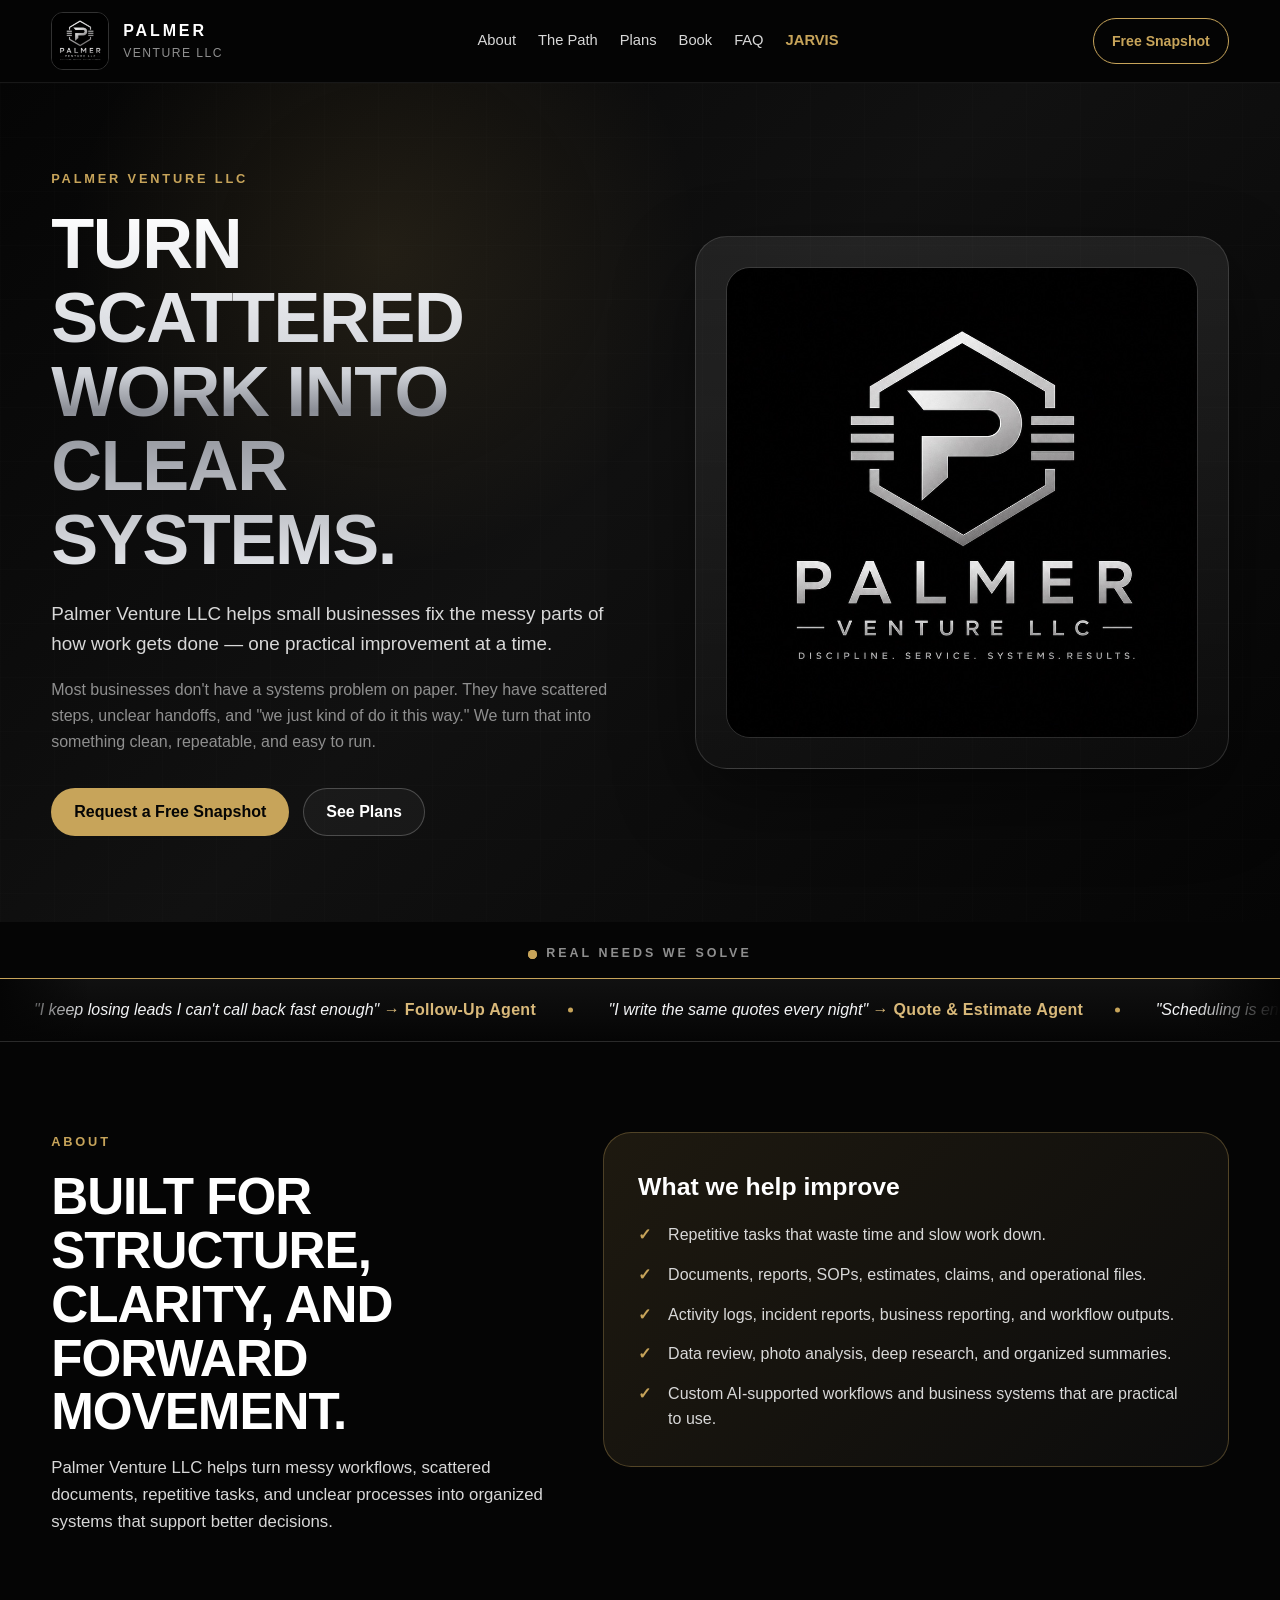
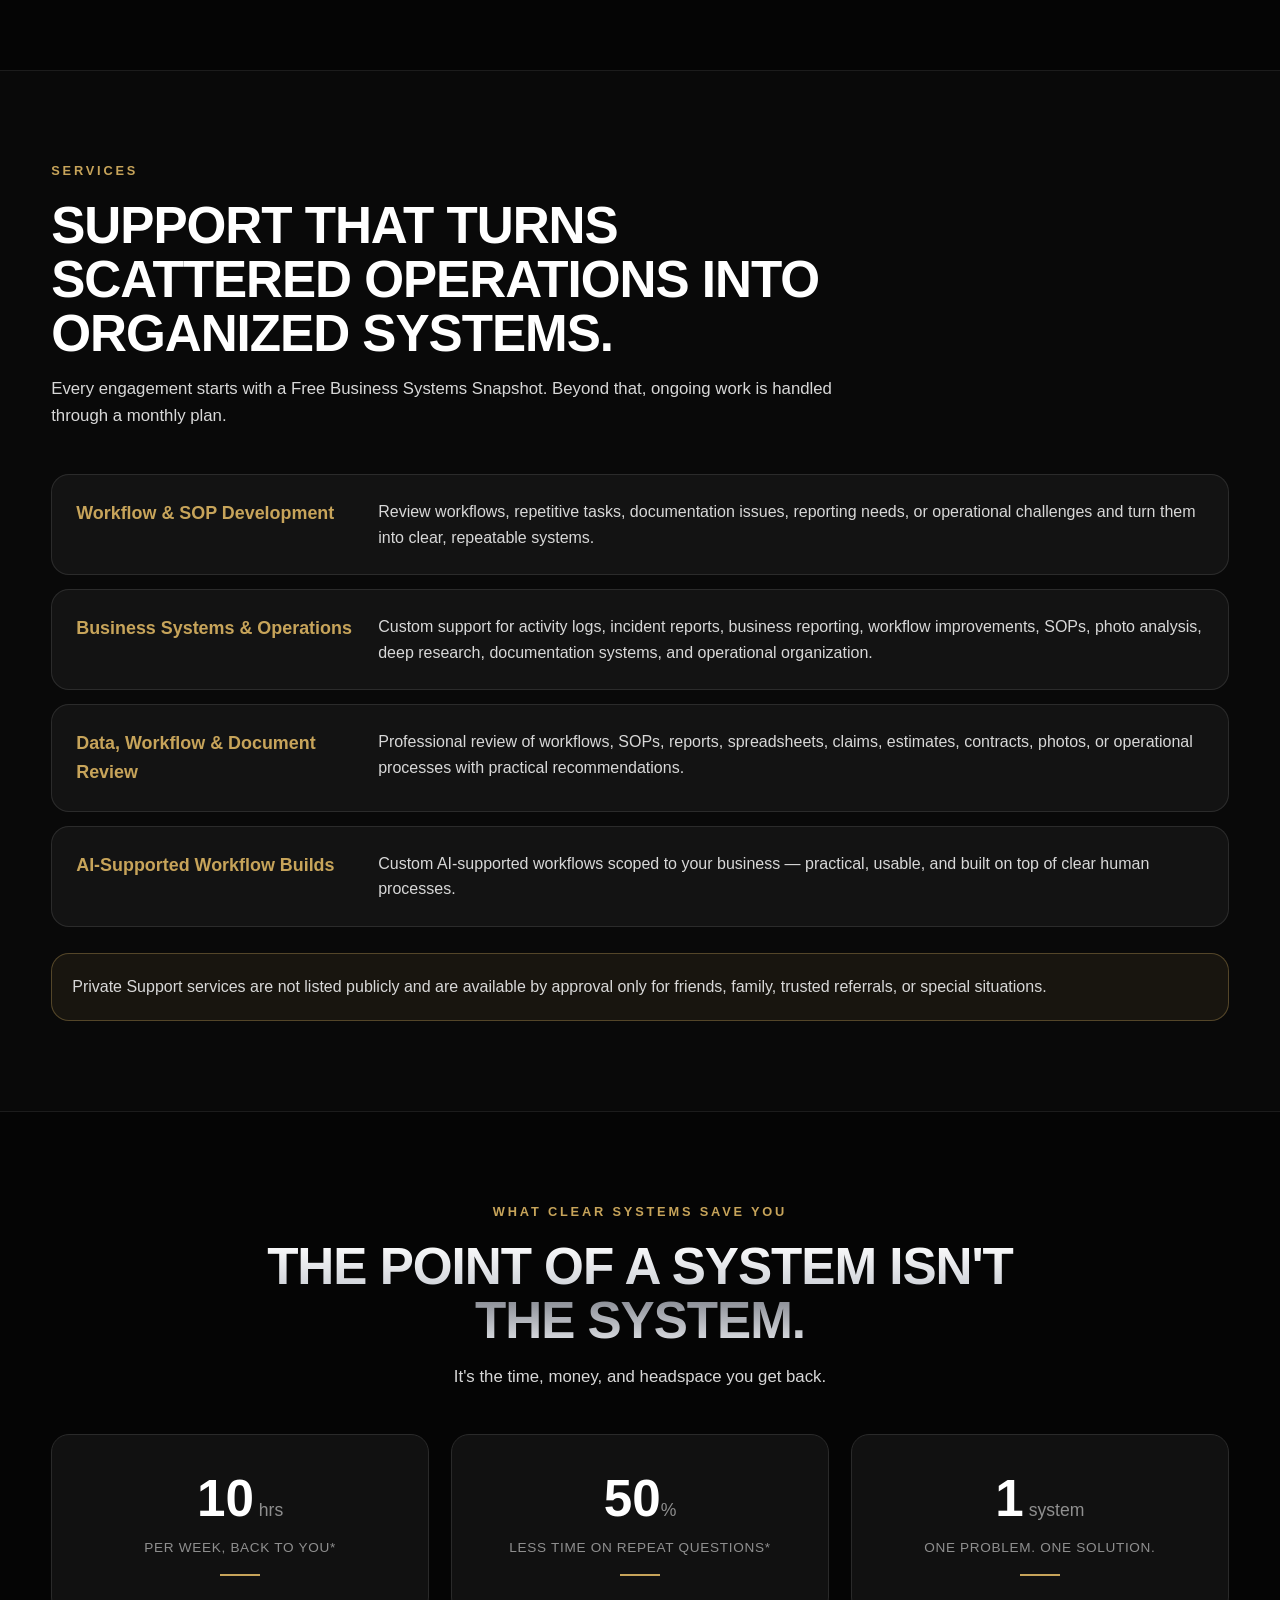
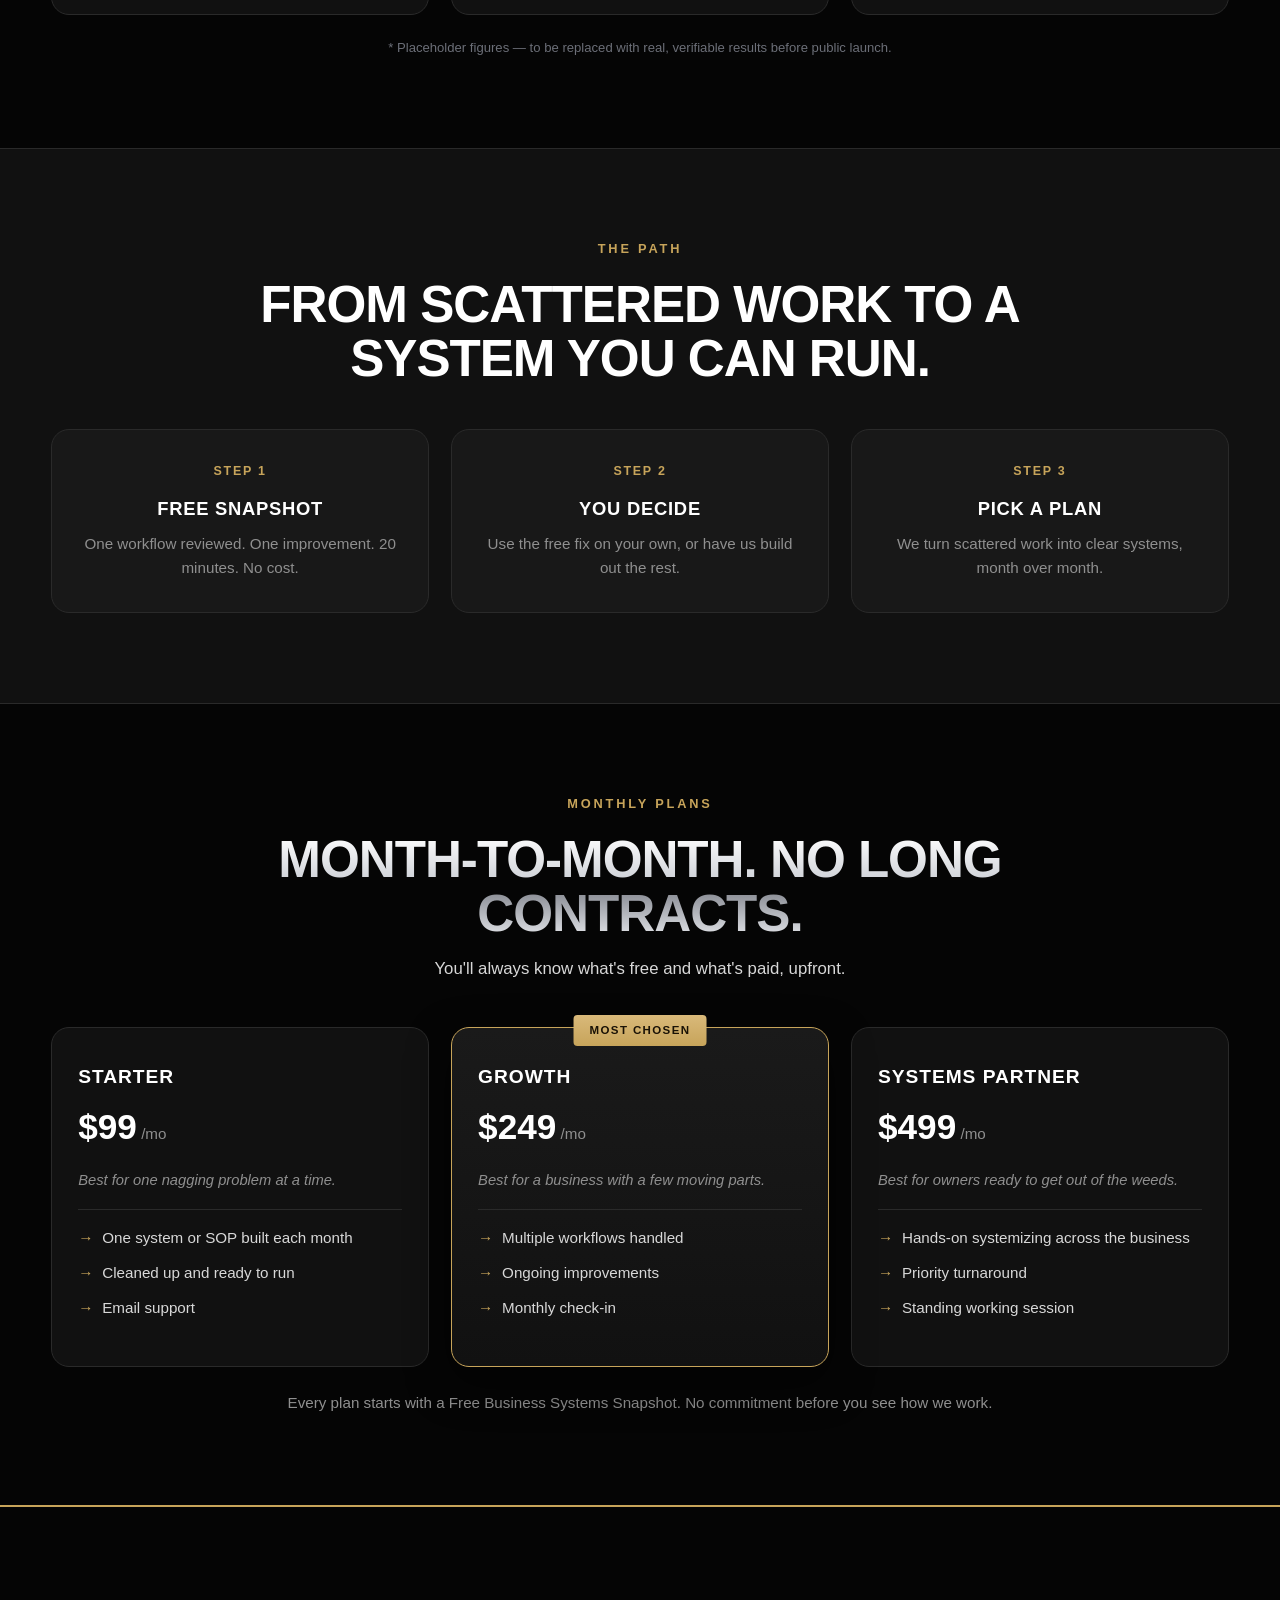
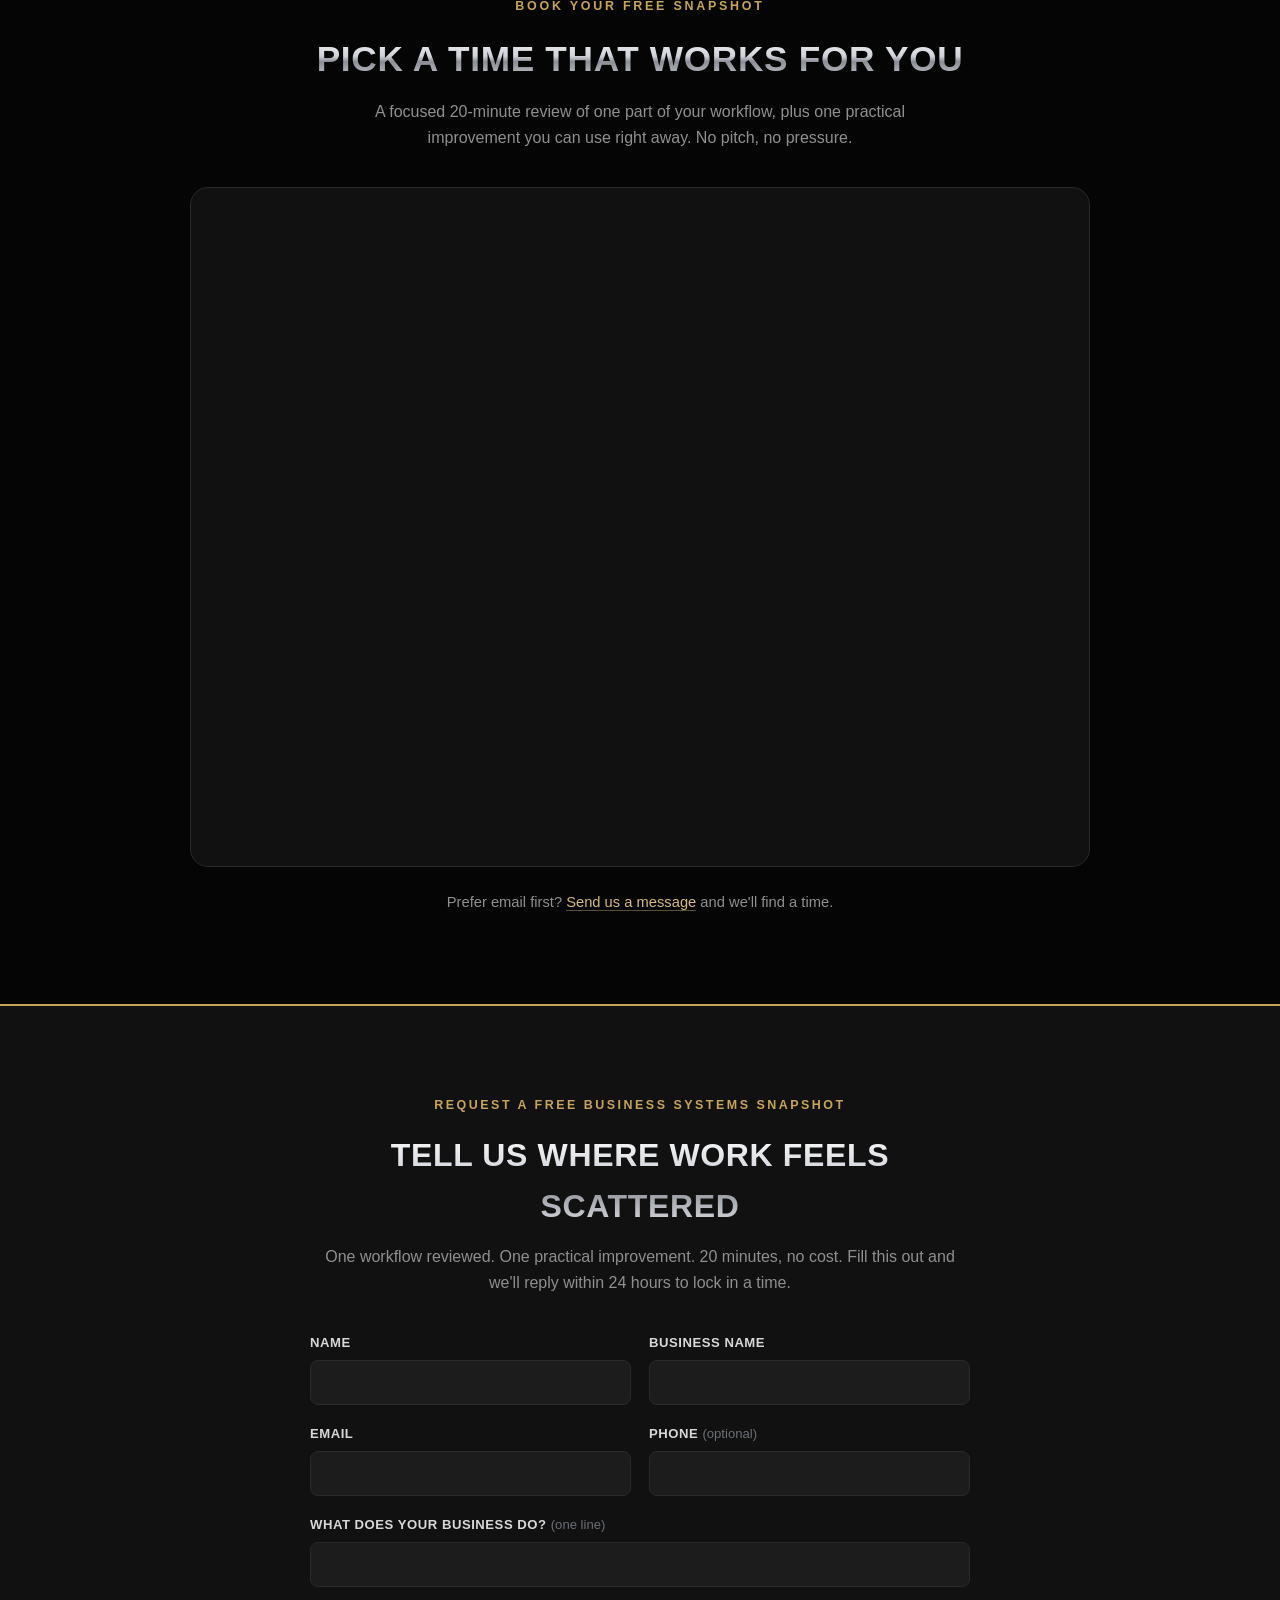
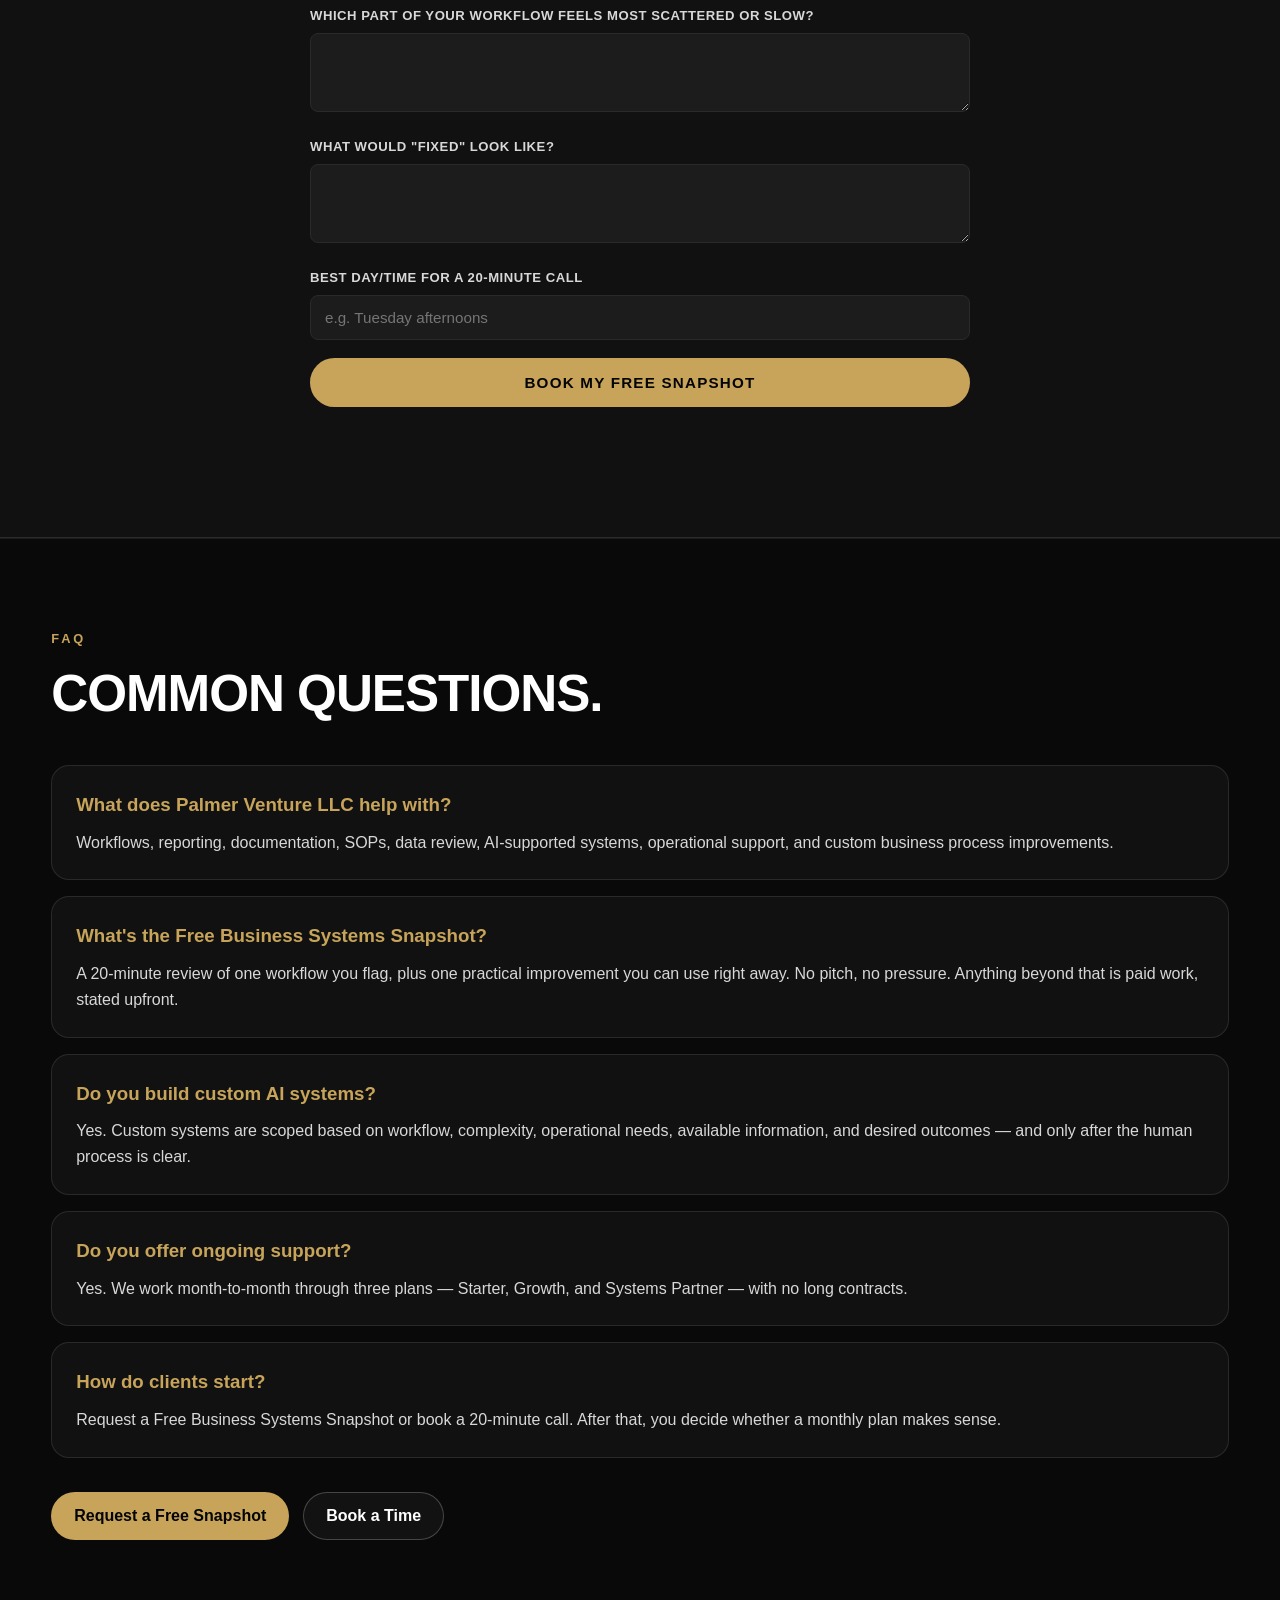
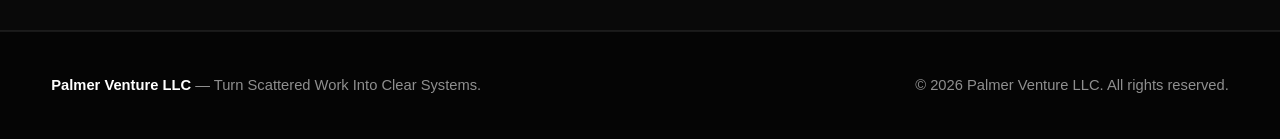
<file: index.html>
<!DOCTYPE html>
<html lang="en">
<head>
  <meta charset="UTF-8" />
  <meta name="viewport" content="width=device-width, initial-scale=1.0" />
  <title>Palmer Venture LLC | Turn Scattered Work Into Clear Systems</title>
  <meta name="description" content="Palmer Venture LLC helps small businesses fix the messy parts of how work gets done — one practical improvement at a time. Start with a Free Business Systems Snapshot." />

  <style>
    :root {
      --black: #050505;
      --charcoal: #111111;
      --charcoal-2: #181818;
      --raised: #1c1c1c;
      --medium-gray: #8f8f8f;
      --light-gray: #d8d8d8;
      --bright: #f3f4f6;
      --dim: #6c6f78;
      --white: #ffffff;
      --gold: #c7a45a;
      --gold-bright: #d9b97a;
      --line: #2a2a2a;
      --line-2: #3a3a3a;
      --max-width: 1180px;
      --radius: 18px;
    }

    * { box-sizing: border-box; margin: 0; padding: 0; }
    html { scroll-behavior: smooth; }
    body {
      font-family: 'Helvetica Neue', Arial, Helvetica, sans-serif;
      background: var(--black); color: var(--light-gray); line-height: 1.6;
      -webkit-font-smoothing: antialiased;
    }
    a { color: inherit; text-decoration: none; }
    img { max-width: 100%; display: block; }
    .container { width: min(92%, var(--max-width)); margin: 0 auto; }

    /* Reusable metal text effect for premium headings */
    .metal {
      background: linear-gradient(180deg,#fff 0%,#cfd2d8 45%,#8a8d95 55%,#e6e8ec 100%);
      -webkit-background-clip: text; background-clip: text; -webkit-text-fill-color: transparent;
    }

    /* Reveal-on-scroll */
    .reveal { opacity: 0; transform: translateY(26px); transition: opacity .7s ease, transform .7s ease; }
    .reveal.in { opacity: 1; transform: translateY(0); }

    /* ============ HEADER ============ */
    header {
      position: sticky; top: 0; z-index: 50;
      background: rgba(5,5,5,0.88); backdrop-filter: blur(12px);
      border-bottom: 1px solid rgba(255,255,255,0.08);
    }
    .nav { min-height: 82px; display: flex; align-items: center; justify-content: space-between; gap: 24px; }
    .brand { display: flex; align-items: center; gap: 14px; }
    .brand img { width: 58px; height: 58px; object-fit: cover; border-radius: 12px; border: 1px solid rgba(255,255,255,0.18); }
    .brand-text strong { display: block; font-size: 1rem; letter-spacing: 0.18em; text-transform: uppercase; color: var(--white); }
    .brand-text span { display: block; color: var(--medium-gray); font-size: 0.76rem; letter-spacing: 0.12em; text-transform: uppercase; }
    nav ul { display: flex; list-style: none; gap: 22px; color: var(--light-gray); font-size: 0.92rem; }
    nav a:hover { color: var(--gold); }
    .nav-cta {
      padding: 11px 18px; border: 1px solid var(--gold); border-radius: 999px;
      color: var(--gold); font-weight: 700; font-size: 0.88rem; white-space: nowrap; cursor: pointer;
    }
    .nav-cta:hover { background: var(--gold); color: var(--black); }

    /* Mobile hamburger */
    .hamburger { display: none; flex-direction: column; justify-content: center; gap: 5px; width: 40px; height: 40px; background: none; border: none; cursor: pointer; padding: 4px; }
    .hamburger span { display: block; height: 2px; background: var(--white); border-radius: 2px; transition: 0.3s; }
    .hamburger.open span:nth-child(1) { transform: translateY(7px) rotate(45deg); }
    .hamburger.open span:nth-child(2) { opacity: 0; }
    .hamburger.open span:nth-child(3) { transform: translateY(-7px) rotate(-45deg); }
    .mobile-menu { display: none; position: fixed; inset: 82px 0 0 0; z-index: 49; background: rgba(5,5,5,0.97); backdrop-filter: blur(12px); flex-direction: column; align-items: center; justify-content: center; gap: 28px; padding: 24px; }
    .mobile-menu.open { display: flex; }
    .mobile-menu a { font-size: 1.25rem; color: var(--light-gray); letter-spacing: 0.08em; text-align: center; }
    .mobile-menu a:hover { color: var(--gold); }
    .mobile-menu .nav-cta { font-size: 1rem; }

    /* ============ HERO ============ */
    .hero {
      position: relative; min-height: 720px; display: grid; place-items: center; overflow: hidden; padding: 86px 0;
      background:
        radial-gradient(circle at 30% 20%, rgba(199,164,90,0.12), transparent 28%),
        linear-gradient(135deg, #050505 0%, #111 48%, #050505 100%);
    }
    .hero::before {
      content: ""; position: absolute; inset: 0;
      background-image:
        linear-gradient(rgba(255,255,255,0.04) 1px, transparent 1px),
        linear-gradient(90deg, rgba(255,255,255,0.04) 1px, transparent 1px);
      background-size: 54px 54px; opacity: 0.22;
    }
    .hero-grid { position: relative; display: grid; grid-template-columns: 1.05fr 0.95fr; align-items: center; gap: 54px; }
    .eyebrow { color: var(--gold); text-transform: uppercase; letter-spacing: 0.22em; font-size: 0.8rem; font-weight: 700; margin-bottom: 18px; }
    h1 { font-size: clamp(2.4rem, 5.5vw, 4.6rem); line-height: 1.05; letter-spacing: -0.02em; margin-bottom: 22px; text-transform: uppercase; color: var(--white); font-weight: 700; }
    .hero p.sub { max-width: 640px; color: var(--light-gray); font-size: 1.18rem; margin-bottom: 18px; }
    .hero p.lead { max-width: 660px; color: var(--medium-gray); font-size: 1rem; margin-bottom: 34px; }
    .button-row { display: flex; flex-wrap: wrap; gap: 14px; }
    .btn { display: inline-flex; align-items: center; justify-content: center; min-height: 48px; padding: 0 22px; border-radius: 999px; font-weight: 800; transition: 0.2s ease; cursor: pointer; border: 1px solid transparent; text-align: center; }
    .btn-primary { background: var(--gold); color: var(--black); }
    .btn-primary:hover { transform: translateY(-2px); box-shadow: 0 18px 35px rgba(199,164,90,0.2); }
    .btn-secondary { border-color: rgba(255,255,255,0.22); color: var(--white); background: rgba(255,255,255,0.04); }
    .btn-secondary:hover { border-color: var(--gold); color: var(--gold); }
    .hero-card { background: linear-gradient(180deg, rgba(255,255,255,0.08), rgba(255,255,255,0.02)); border: 1px solid rgba(255,255,255,0.14); border-radius: 32px; padding: 30px; box-shadow: 0 30px 80px rgba(0,0,0,0.45); }
    .hero-card img { width: 100%; border-radius: 24px; border: 1px solid rgba(255,255,255,0.12); }

    /* ============ TICKER (Real Needs / Agent pairings) ============ */
    .pv-ticker-head { display: flex; align-items: center; justify-content: center; gap: 9px; padding: 22px 0 14px; background: var(--black); }
    .pv-ticker-label { font-size: 0.78rem; letter-spacing: 0.24em; text-transform: uppercase; color: var(--medium-gray); font-weight: 700; }
    .pv-live-dot { width: 9px; height: 9px; border-radius: 50%; background: var(--gold); position: relative; display: inline-block; }
    .pv-live-dot::after { content: ""; position: absolute; inset: 0; border-radius: 50%; background: var(--gold); animation: pvpulse 1.8s ease-out infinite; }
    @keyframes pvpulse { 0% { transform: scale(1); opacity: 0.7; } 100% { transform: scale(3.2); opacity: 0; } }

    .pv-ticker {
      background: linear-gradient(180deg, var(--charcoal), var(--black));
      border-top: 1px solid var(--gold); border-bottom: 1px solid var(--line);
      overflow: hidden; white-space: nowrap; position: relative; padding: 18px 0;
    }
    .pv-ticker::before, .pv-ticker::after { content: ""; position: absolute; top: 0; bottom: 0; width: 90px; z-index: 2; pointer-events: none; }
    .pv-ticker::before { left: 0; background: linear-gradient(90deg, var(--black), transparent); }
    .pv-ticker::after  { right: 0; background: linear-gradient(270deg, var(--black), transparent); }
    .pv-track { display: inline-block; white-space: nowrap; animation: pvscroll 44s linear infinite; }
    .pv-ticker:hover .pv-track { animation-play-state: paused; }
    .pv-item { display: inline-block; padding: 0 34px; font-size: 1rem; color: var(--bright); font-style: italic; position: relative; }
    .pv-item em { font-style: normal; color: var(--gold-bright); font-weight: 700; letter-spacing: 0.02em; }
    .pv-item::after { content: ""; position: absolute; right: -3px; top: 50%; width: 5px; height: 5px; background: var(--gold); border-radius: 50%; transform: translateY(-50%); }
    @keyframes pvscroll { 0% { transform: translateX(0); } 100% { transform: translateX(-50%); } }

    /* ============ SECTIONS ============ */
    section { padding: 90px 0; }
    .section-heading { max-width: 820px; margin-bottom: 44px; }
    .section-heading h2 { font-size: clamp(2rem, 4vw, 3.2rem); line-height: 1.05; letter-spacing: -0.02em; margin-bottom: 16px; text-transform: uppercase; color: var(--white); font-weight: 700; }
    .section-heading p { color: var(--light-gray); font-size: 1.05rem; }

    /* About */
    .split { display: grid; grid-template-columns: 0.9fr 1.1fr; gap: 40px; align-items: start; }
    .panel { background: linear-gradient(135deg, rgba(199,164,90,0.13), rgba(255,255,255,0.03)); border: 1px solid rgba(199,164,90,0.32); border-radius: 28px; padding: 34px; }
    .panel h3 { font-size: 1.55rem; margin-bottom: 16px; color: var(--white); }
    .panel p, .check-list li { color: var(--light-gray); }
    .check-list { display: grid; gap: 14px; list-style: none; }
    .check-list li { position: relative; padding-left: 30px; }
    .check-list li::before { content: "✓"; position: absolute; left: 0; color: var(--gold); font-weight: 900; }

    /* Services */
    .services { background: #090909; border-top: 1px solid rgba(255,255,255,0.08); border-bottom: 1px solid rgba(255,255,255,0.08); }
    .service-list { display: grid; gap: 14px; }
    .service-item { display: grid; grid-template-columns: 280px 1fr; gap: 22px; padding: 24px; border-radius: 18px; background: rgba(255,255,255,0.045); border: 1px solid rgba(255,255,255,0.1); }
    .service-item h3 { color: var(--gold); font-size: 1.12rem; }
    .service-item p { color: var(--light-gray); }
    .notice { margin-top: 26px; padding: 20px; border: 1px solid rgba(199,164,90,0.35); background: rgba(199,164,90,0.08); border-radius: var(--radius); color: var(--light-gray); }

    /* Stats — What Clear Systems Save You */
    .savings { text-align: center; }
    .savings .section-heading { margin-left: auto; margin-right: auto; }
    .stats { display: grid; grid-template-columns: repeat(3, 1fr); gap: 22px; }
    .stat { background: var(--charcoal); border: 1px solid var(--line); border-radius: var(--radius); padding: 38px 22px; }
    .stat .big { font-size: clamp(2.4rem, 6vw, 3.2rem); font-weight: 700; line-height: 1; color: var(--white); }
    .stat .big .unit { font-size: 1.1rem; color: var(--medium-gray); font-weight: 400; }
    .stat .cap { font-size: 0.85rem; color: var(--medium-gray); margin-top: 12px; letter-spacing: 0.05em; text-transform: uppercase; }
    .stat .gline { width: 40px; height: 2px; background: var(--gold); margin: 16px auto 0; }
    .stats-footnote { text-align: center; font-size: 0.82rem; color: var(--dim); padding: 22px 0 0; max-width: 680px; margin: 0 auto; }

    /* The Path */
    .path { background: var(--charcoal); border-top: 1px solid var(--line); border-bottom: 1px solid var(--line); }
    .path .section-heading { margin-left: auto; margin-right: auto; text-align: center; }
    .steps { display: grid; grid-template-columns: repeat(3, 1fr); gap: 22px; }
    .step { background: var(--charcoal-2); border: 1px solid var(--line); border-radius: var(--radius); padding: 32px 24px; text-align: center; }
    .step .num { font-size: 0.78rem; font-weight: 700; color: var(--gold); letter-spacing: 0.14em; margin-bottom: 12px; text-transform: uppercase; }
    .step h3 { font-size: 1.15rem; color: var(--white); margin-bottom: 8px; letter-spacing: 0.04em; text-transform: uppercase; }
    .step p { font-size: 0.95rem; color: var(--medium-gray); }

    /* Plans */
    .plans .section-heading { margin-left: auto; margin-right: auto; text-align: center; }
    .plan-grid { display: grid; grid-template-columns: repeat(3, 1fr); gap: 22px; align-items: start; }
    .plan-card { background: var(--charcoal); border: 1px solid var(--line); border-radius: var(--radius); padding: 34px 26px; transition: transform .2s ease, box-shadow .2s ease, border-color .2s ease; }
    .plan-card:hover { transform: translateY(-5px); box-shadow: 0 16px 36px rgba(0,0,0,0.5); border-color: var(--line-2); }
    .plan-card.featured { background: linear-gradient(180deg, #1a1a1a, var(--charcoal)); border: 1px solid var(--gold); position: relative; box-shadow: 0 16px 42px rgba(0,0,0,0.55); }
    .ribbon { position: absolute; top: -13px; left: 50%; transform: translateX(-50%); background: linear-gradient(180deg, var(--gold-bright), var(--gold)); color: #1a1206; font-size: 0.72rem; font-weight: 700; letter-spacing: 0.12em; text-transform: uppercase; padding: 6px 16px; border-radius: 4px; white-space: nowrap; }
    .plan-card h3 { font-size: 1.2rem; color: var(--white); margin-bottom: 6px; letter-spacing: 0.05em; text-transform: uppercase; }
    .plan-price { font-size: 2.2rem; font-weight: 700; margin-bottom: 2px; color: var(--white); }
    .plan-price .unit { font-size: 0.95rem; color: var(--medium-gray); font-weight: 400; }
    .plan-best { font-size: 0.92rem; font-style: italic; color: var(--medium-gray); margin: 14px 0 16px; padding-bottom: 16px; border-bottom: 1px solid var(--line); }
    .plan-card ul { list-style: none; }
    .plan-card li { font-size: 0.95rem; color: var(--light-gray); padding-left: 24px; position: relative; margin-bottom: 11px; }
    .plan-card li::before { content: "\2192"; position: absolute; left: 0; top: 0; color: var(--gold); font-weight: 700; }
    .plans-note { text-align: center; color: var(--medium-gray); font-size: 0.95rem; margin-top: 24px; }

    /* Booking — Calendly */
    .pv-booking { background: var(--black); border-top: 2px solid var(--gold); text-align: center; }
    .pv-booking-eyebrow { font-size: 0.78rem; letter-spacing: 0.22em; text-transform: uppercase; color: var(--gold); font-weight: 700; margin-bottom: 14px; }
    .pv-booking-title { font-size: clamp(1.6rem, 3.4vw, 2.2rem); font-weight: 700; text-transform: uppercase; letter-spacing: 0.02em; margin-bottom: 12px; color: var(--white); }
    .pv-booking-sub { font-size: 1rem; color: var(--medium-gray); max-width: 560px; margin: 0 auto 36px; line-height: 1.6; }
    .calendly-inline-widget { border: 1px solid var(--line); border-radius: var(--radius); overflow: hidden; background: var(--charcoal); max-width: 900px; margin: 0 auto; }
    .pv-booking-foot { font-size: 0.92rem; color: var(--medium-gray); margin-top: 24px; }
    .pv-booking-foot a { color: var(--gold-bright); border-bottom: 1px solid rgba(217,185,122,0.4); }
    .pv-booking-foot a:hover { color: var(--white); }

    /* Lead form — Formspree */
    .pv-form-sec { background: var(--charcoal); border-top: 2px solid var(--gold); border-bottom: 1px solid var(--line); }
    .pv-form-inner { max-width: 660px; margin: 0 auto; text-align: center; }
    .pv-form-eyebrow { font-size: 0.78rem; letter-spacing: 0.2em; text-transform: uppercase; color: var(--gold); font-weight: 700; margin-bottom: 14px; }
    .pv-form-title { font-size: clamp(1.55rem, 3.4vw, 2rem); font-weight: 700; text-transform: uppercase; letter-spacing: 0.02em; margin-bottom: 12px; color: var(--white); }
    .pv-form-sub { font-size: 1rem; color: var(--medium-gray); line-height: 1.6; margin-bottom: 36px; }
    .pv-form { text-align: left; }
    .pv-row { display: grid; grid-template-columns: 1fr 1fr; gap: 18px; }
    .pv-form label { display: block; margin-bottom: 18px; font-size: 0.82rem; font-weight: 600; letter-spacing: 0.04em; color: var(--light-gray); text-transform: uppercase; }
    .pv-form .opt { color: var(--dim); font-weight: 400; text-transform: none; letter-spacing: 0; }
    .pv-form input, .pv-form textarea {
      width: 100%; margin-top: 7px; padding: 13px 14px;
      background: var(--raised); border: 1px solid var(--line); border-radius: 8px;
      color: var(--bright); font-size: 0.95rem; font-family: inherit;
      transition: border-color .2s ease, box-shadow .2s ease;
    }
    .pv-form input:focus, .pv-form textarea:focus { outline: none; border-color: var(--gold); box-shadow: 0 0 0 3px rgba(199,164,90,0.15); }
    .pv-form textarea { resize: vertical; }
    .pv-submit {
      display: block; width: 100%; margin-top: 8px; padding: 16px;
      background: var(--gold); color: var(--black);
      font-size: 0.95rem; font-weight: 800; letter-spacing: 0.08em; text-transform: uppercase;
      border: none; border-radius: 999px; cursor: pointer;
      transition: transform .2s ease, box-shadow .2s ease;
    }
    .pv-submit:hover { transform: translateY(-2px); box-shadow: 0 8px 22px rgba(199,164,90,0.25); }
    .pv-submit:disabled { opacity: 0.6; cursor: default; transform: none; }
    .pv-form-status { margin-top: 18px; font-size: 0.95rem; text-align: center; min-height: 22px; color: var(--medium-gray); }
    .pv-form-status.ok { color: #7bc99a; }
    .pv-form-status.err { color: #e08a8a; }

    /* FAQ */
    .faq-list { display: grid; gap: 16px; }
    .faq-item { background: var(--charcoal); border: 1px solid rgba(255,255,255,0.1); border-radius: var(--radius); padding: 24px; }
    .faq-item h3 { color: var(--gold); margin-bottom: 10px; }
    .faq-item p { color: var(--light-gray); }

    /* Footer */
    .footer { padding: 42px 0; border-top: 1px solid rgba(255,255,255,0.08); color: var(--medium-gray); font-size: 0.92rem; }
    .footer-inner { display: flex; align-items: center; justify-content: space-between; gap: 20px; flex-wrap: wrap; }
    .footer strong { color: var(--white); }

    /* Responsive */
    @media (max-width: 920px) {
      nav ul, .nav > .nav-cta { display: none; }
      .hamburger { display: flex; }
      .hero-grid, .split { grid-template-columns: 1fr; }
      .stats, .steps, .plan-grid { grid-template-columns: 1fr; }
      .plan-card.featured { order: -1; }
      .service-item { grid-template-columns: 1fr; }
      .hero { min-height: auto; padding: 70px 0; }
      .button-row { flex-direction: column; align-items: stretch; }
      .btn { width: 100%; }
    }
    @media (max-width: 560px) {
      .pv-row { grid-template-columns: 1fr; }
      .nav { min-height: 74px; }
      .brand img { width: 48px; height: 48px; }
      .brand-text strong { font-size: 0.88rem; }
      .brand-text span { font-size: 0.68rem; }
      .mobile-menu { inset: 74px 0 0 0; }
      section { padding: 70px 0; }
      .hero-card { padding: 18px; border-radius: 22px; }
      .hero-card img { border-radius: 18px; }
      .panel, .stat, .step, .plan-card, .faq-item { padding: 22px; }
    }
    @media (prefers-reduced-motion: reduce) {
      .pv-track { animation: none; }
      .pv-live-dot::after { animation: none; }
      .reveal { opacity: 1; transform: none; transition: none; }
      html { scroll-behavior: auto; }
    }
  </style>
</head>

<body>
  <header>
    <div class="container nav">
      <a class="brand" href="#home" aria-label="Palmer Venture LLC Home">
        <img src="palmer-venture-logo.jpeg" alt="Palmer Venture LLC logo" />
        <div class="brand-text">
          <strong>Palmer</strong>
          <span>Venture LLC</span>
        </div>
      </a>
      <nav aria-label="Primary navigation">
        <ul>
          <li><a href="#about">About</a></li>
          <li><a href="#path">The Path</a></li>
          <li><a href="#plans">Plans</a></li>
          <li><a href="#book">Book</a></li>
          <li><a href="#faq">FAQ</a></li>
          <li><a href="/jarvis" style="color: var(--gold); font-weight: 700;">JARVIS</a></li>
        </ul>
      </nav>
      <a class="nav-cta" href="#snapshot-form">Free Snapshot</a>
      <button class="hamburger" id="hamburger" aria-label="Open menu" aria-expanded="false">
        <span></span><span></span><span></span>
      </button>
    </div>
  </header>

  <div class="mobile-menu" id="mobileMenu" aria-hidden="true">
    <a href="#about" onclick="closeMobileMenu()">About</a>
    <a href="#path" onclick="closeMobileMenu()">The Path</a>
    <a href="#plans" onclick="closeMobileMenu()">Plans</a>
    <a href="#book" onclick="closeMobileMenu()">Book</a>
    <a href="#faq" onclick="closeMobileMenu()">FAQ</a>
    <a href="/jarvis" onclick="closeMobileMenu()" style="color: var(--gold); font-weight: 700;">JARVIS</a>
    <a class="nav-cta" href="#snapshot-form" onclick="closeMobileMenu()">Free Snapshot</a>
  </div>

  <main id="home">

    <!-- HERO -->
    <section class="hero">
      <div class="container hero-grid">
        <div class="reveal">
          <div class="eyebrow">Palmer Venture LLC</div>
          <h1 class="metal">Turn Scattered Work Into Clear Systems.</h1>
          <p class="sub">Palmer Venture LLC helps small businesses fix the messy parts of how work gets done — one practical improvement at a time.</p>
          <p class="lead">Most businesses don't have a systems problem on paper. They have scattered steps, unclear handoffs, and "we just kind of do it this way." We turn that into something clean, repeatable, and easy to run.</p>
          <div class="button-row">
            <a class="btn btn-primary" href="#snapshot-form">Request a Free Snapshot</a>
            <a class="btn btn-secondary" href="#plans">See Plans</a>
          </div>
        </div>
        <div class="hero-card" aria-label="Palmer Venture LLC brand mark">
          <img src="palmer-venture-logo.jpeg" alt="Palmer Venture LLC logo" />
        </div>
      </div>
    </section>

    <!-- TICKER — Real Needs / Agent pairings (live-dot header + scrolling strip) -->
    <div class="pv-ticker-head">
      <span class="pv-live-dot" aria-hidden="true"></span>
      <span class="pv-ticker-label">Real Needs We Solve</span>
    </div>
    <div class="pv-ticker" aria-hidden="true">
      <div class="pv-track">
        <span class="pv-item">"I keep losing leads I can't call back fast enough" <em>&rarr; Follow-Up Agent</em></span>
        <span class="pv-item">"I write the same quotes every night" <em>&rarr; Quote &amp; Estimate Agent</em></span>
        <span class="pv-item">"Scheduling is endless back-and-forth" <em>&rarr; Booking Agent</em></span>
        <span class="pv-item">"New clients ask me the same things daily" <em>&rarr; Intake &amp; FAQ Agent</em></span>
        <span class="pv-item">"I always forget to ask for the review" <em>&rarr; Review Request Agent</em></span>
        <span class="pv-item">"Chasing invoices eats my whole week" <em>&rarr; Invoice Reminder Agent</em></span>
        <span class="pv-item">"After-hours inquiries go unanswered" <em>&rarr; Intake &amp; FAQ Agent</em></span>
        <span class="pv-item">"Onboarding a client takes me a full day" <em>&rarr; Onboarding Agent</em></span>
        <!-- duplicate set for a seamless loop -->
        <span class="pv-item">"I keep losing leads I can't call back fast enough" <em>&rarr; Follow-Up Agent</em></span>
        <span class="pv-item">"I write the same quotes every night" <em>&rarr; Quote &amp; Estimate Agent</em></span>
        <span class="pv-item">"Scheduling is endless back-and-forth" <em>&rarr; Booking Agent</em></span>
        <span class="pv-item">"New clients ask me the same things daily" <em>&rarr; Intake &amp; FAQ Agent</em></span>
        <span class="pv-item">"I always forget to ask for the review" <em>&rarr; Review Request Agent</em></span>
        <span class="pv-item">"Chasing invoices eats my whole week" <em>&rarr; Invoice Reminder Agent</em></span>
        <span class="pv-item">"After-hours inquiries go unanswered" <em>&rarr; Intake &amp; FAQ Agent</em></span>
        <span class="pv-item">"Onboarding a client takes me a full day" <em>&rarr; Onboarding Agent</em></span>
      </div>
    </div>

    <!-- ABOUT -->
    <section id="about">
      <div class="container split">
        <div class="section-heading reveal">
          <div class="eyebrow">About</div>
          <h2>Built for structure, clarity, and forward movement.</h2>
          <p>Palmer Venture LLC helps turn messy workflows, scattered documents, repetitive tasks, and unclear processes into organized systems that support better decisions.</p>
        </div>
        <div class="panel reveal">
          <h3>What we help improve</h3>
          <ul class="check-list">
            <li>Repetitive tasks that waste time and slow work down.</li>
            <li>Documents, reports, SOPs, estimates, claims, and operational files.</li>
            <li>Activity logs, incident reports, business reporting, and workflow outputs.</li>
            <li>Data review, photo analysis, deep research, and organized summaries.</li>
            <li>Custom AI-supported workflows and business systems that are practical to use.</li>
          </ul>
        </div>
      </div>
    </section>

    <!-- SERVICES -->
    <section id="services" class="services">
      <div class="container">
        <div class="section-heading reveal">
          <div class="eyebrow">Services</div>
          <h2>Support that turns scattered operations into organized systems.</h2>
          <p>Every engagement starts with a Free Business Systems Snapshot. Beyond that, ongoing work is handled through a monthly plan.</p>
        </div>
        <div class="service-list">
          <div class="service-item">
            <h3>Workflow & SOP Development</h3>
            <p>Review workflows, repetitive tasks, documentation issues, reporting needs, or operational challenges and turn them into clear, repeatable systems.</p>
          </div>
          <div class="service-item">
            <h3>Business Systems & Operations</h3>
            <p>Custom support for activity logs, incident reports, business reporting, workflow improvements, SOPs, photo analysis, deep research, documentation systems, and operational organization.</p>
          </div>
          <div class="service-item">
            <h3>Data, Workflow & Document Review</h3>
            <p>Professional review of workflows, SOPs, reports, spreadsheets, claims, estimates, contracts, photos, or operational processes with practical recommendations.</p>
          </div>
          <div class="service-item">
            <h3>AI-Supported Workflow Builds</h3>
            <p>Custom AI-supported workflows scoped to your business — practical, usable, and built on top of clear human processes.</p>
          </div>
        </div>
        <div class="notice">
          Private Support services are not listed publicly and are available by approval only for friends, family, trusted referrals, or special situations.
        </div>
      </div>
    </section>

    <!-- SAVINGS / STATS -->
    <section class="savings">
      <div class="container reveal">
        <div class="section-heading">
          <div class="eyebrow">What Clear Systems Save You</div>
          <h2 class="metal">The point of a system isn't the system.</h2>
          <p>It's the time, money, and headspace you get back.</p>
        </div>
        <div class="stats">
          <div class="stat">
            <div class="big"><span data-count="10">0</span><span class="unit"> hrs</span></div>
            <div class="cap">Per week, back to you*</div>
            <div class="gline"></div>
          </div>
          <div class="stat">
            <div class="big"><span data-count="50">0</span><span class="unit">%</span></div>
            <div class="cap">Less time on repeat questions*</div>
            <div class="gline"></div>
          </div>
          <div class="stat">
            <div class="big"><span data-count="1">0</span><span class="unit"> system</span></div>
            <div class="cap">One problem. One solution.</div>
            <div class="gline"></div>
          </div>
        </div>
        <p class="stats-footnote">* Placeholder figures — to be replaced with real, verifiable results before public launch.</p>
      </div>
    </section>

    <!-- THE PATH -->
    <section id="path" class="path">
      <div class="container reveal">
        <div class="section-heading">
          <div class="eyebrow">The Path</div>
          <h2>From scattered work to a system you can run.</h2>
        </div>
        <div class="steps">
          <div class="step">
            <div class="num">Step 1</div>
            <h3>Free Snapshot</h3>
            <p>One workflow reviewed. One improvement. 20 minutes. No cost.</p>
          </div>
          <div class="step">
            <div class="num">Step 2</div>
            <h3>You Decide</h3>
            <p>Use the free fix on your own, or have us build out the rest.</p>
          </div>
          <div class="step">
            <div class="num">Step 3</div>
            <h3>Pick a Plan</h3>
            <p>We turn scattered work into clear systems, month over month.</p>
          </div>
        </div>
      </div>
    </section>

    <!-- PLANS -->
    <section id="plans" class="plans">
      <div class="container reveal">
        <div class="section-heading">
          <div class="eyebrow">Monthly Plans</div>
          <h2 class="metal">Month-to-month. No long contracts.</h2>
          <p>You'll always know what's free and what's paid, upfront.</p>
        </div>
        <div class="plan-grid">
          <div class="plan-card">
            <h3>Starter</h3>
            <div class="plan-price">$99<span class="unit"> /mo</span></div>
            <p class="plan-best">Best for one nagging problem at a time.</p>
            <ul>
              <li>One system or SOP built each month</li>
              <li>Cleaned up and ready to run</li>
              <li>Email support</li>
            </ul>
          </div>
          <div class="plan-card featured">
            <span class="ribbon">Most Chosen</span>
            <h3>Growth</h3>
            <div class="plan-price">$249<span class="unit"> /mo</span></div>
            <p class="plan-best">Best for a business with a few moving parts.</p>
            <ul>
              <li>Multiple workflows handled</li>
              <li>Ongoing improvements</li>
              <li>Monthly check-in</li>
            </ul>
          </div>
          <div class="plan-card">
            <h3>Systems Partner</h3>
            <div class="plan-price">$499<span class="unit"> /mo</span></div>
            <p class="plan-best">Best for owners ready to get out of the weeds.</p>
            <ul>
              <li>Hands-on systemizing across the business</li>
              <li>Priority turnaround</li>
              <li>Standing working session</li>
            </ul>
          </div>
        </div>
        <p class="plans-note">Every plan starts with a Free Business Systems Snapshot. No commitment before you see how we work.</p>
      </div>
    </section>

    <!-- BOOKING — CALENDLY -->
    <section id="book" class="pv-booking">
      <div class="container reveal">
        <p class="pv-booking-eyebrow">Book Your Free Snapshot</p>
        <h2 class="pv-booking-title metal">Pick a Time That Works for You</h2>
        <p class="pv-booking-sub">A focused 20-minute review of one part of your workflow, plus one practical improvement you can use right away. No pitch, no pressure.</p>
        <div class="calendly-inline-widget"
             data-url="https://calendly.com/palmer-venturellc/30min?hide_event_type_details=0&hide_gdpr_banner=1&background_color=111111&text_color=d8d8d8&primary_color=c7a45a"
             style="min-width:320px;height:680px;">
        </div>
        <script type="text/javascript" src="https://assets.calendly.com/assets/external/widget.js" async></script>
        <p class="pv-booking-foot">Prefer email first? <a href="#snapshot-form">Send us a message</a> and we'll find a time.</p>
      </div>
    </section>

    <!-- LEAD FORM — FORMSPREE -->
    <section id="snapshot-form" class="pv-form-sec">
      <div class="container">
        <div class="pv-form-inner reveal">
          <p class="pv-form-eyebrow">Request a Free Business Systems Snapshot</p>
          <h2 class="pv-form-title metal">Tell Us Where Work Feels Scattered</h2>
          <p class="pv-form-sub">One workflow reviewed. One practical improvement. 20 minutes, no cost. Fill this out and we'll reply within 24 hours to lock in a time.</p>
          <form action="https://formspree.io/f/mkoeavrp" method="POST" class="pv-form" id="pvForm">
            <div class="pv-row">
              <label>Name
                <input type="text" name="name" required>
              </label>
              <label>Business name
                <input type="text" name="business" required>
              </label>
            </div>
            <div class="pv-row">
              <label>Email
                <input type="email" name="email" required>
              </label>
              <label>Phone <span class="opt">(optional)</span>
                <input type="tel" name="phone">
              </label>
            </div>
            <label>What does your business do? <span class="opt">(one line)</span>
              <input type="text" name="what_you_do" required>
            </label>
            <label>Which part of your workflow feels most scattered or slow?
              <textarea name="scattered_workflow" rows="3" required></textarea>
            </label>
            <label>What would "fixed" look like?
              <textarea name="fixed_looks_like" rows="3" required></textarea>
            </label>
            <label>Best day/time for a 20-minute call
              <input type="text" name="best_time" placeholder="e.g. Tuesday afternoons" required>
            </label>
            <input type="hidden" name="_subject" value="New Snapshot Request — Palmer Venture LLC">
            <input type="text" name="_gotcha" style="display:none">
            <button type="submit" class="pv-submit">Book My Free Snapshot</button>
            <p class="pv-form-status" id="pvStatus" aria-live="polite"></p>
          </form>
        </div>
      </div>
    </section>

    <!-- FAQ -->
    <section id="faq" class="services">
      <div class="container">
        <div class="section-heading reveal">
          <div class="eyebrow">FAQ</div>
          <h2>Common questions.</h2>
        </div>
        <div class="faq-list">
          <div class="faq-item">
            <h3>What does Palmer Venture LLC help with?</h3>
            <p>Workflows, reporting, documentation, SOPs, data review, AI-supported systems, operational support, and custom business process improvements.</p>
          </div>
          <div class="faq-item">
            <h3>What's the Free Business Systems Snapshot?</h3>
            <p>A 20-minute review of one workflow you flag, plus one practical improvement you can use right away. No pitch, no pressure. Anything beyond that is paid work, stated upfront.</p>
          </div>
          <div class="faq-item">
            <h3>Do you build custom AI systems?</h3>
            <p>Yes. Custom systems are scoped based on workflow, complexity, operational needs, available information, and desired outcomes — and only after the human process is clear.</p>
          </div>
          <div class="faq-item">
            <h3>Do you offer ongoing support?</h3>
            <p>Yes. We work month-to-month through three plans — Starter, Growth, and Systems Partner — with no long contracts.</p>
          </div>
          <div class="faq-item">
            <h3>How do clients start?</h3>
            <p>Request a Free Business Systems Snapshot or book a 20-minute call. After that, you decide whether a monthly plan makes sense.</p>
          </div>
        </div>
        <div class="button-row" style="margin-top: 34px;">
          <a class="btn btn-primary" href="#snapshot-form">Request a Free Snapshot</a>
          <a class="btn btn-secondary" href="#book">Book a Time</a>
        </div>
      </div>
    </section>
  </main>

  <footer class="footer">
    <div class="container footer-inner">
      <p><strong>Palmer Venture LLC</strong> — Turn Scattered Work Into Clear Systems.</p>
      <p>© <span id="year"></span> Palmer Venture LLC. All rights reserved.</p>
    </div>
  </footer>

  <script>
    // Mobile menu
    const hamburger = document.getElementById("hamburger");
    const mobileMenu = document.getElementById("mobileMenu");
    hamburger.addEventListener("click", function () {
      const isOpen = mobileMenu.classList.toggle("open");
      hamburger.classList.toggle("open", isOpen);
      hamburger.setAttribute("aria-expanded", isOpen ? "true" : "false");
      mobileMenu.setAttribute("aria-hidden", isOpen ? "false" : "true");
    });
    function closeMobileMenu() {
      mobileMenu.classList.remove("open");
      hamburger.classList.remove("open");
      hamburger.setAttribute("aria-expanded", "false");
      mobileMenu.setAttribute("aria-hidden", "true");
    }
    document.querySelectorAll('a[href^="#"]').forEach(function (anchor) {
      anchor.addEventListener("click", function () {
        if (mobileMenu.classList.contains("open")) closeMobileMenu();
      });
    });

    // Footer year
    document.getElementById("year").textContent = new Date().getFullYear();

    // Reveal-on-scroll + count-up stats
    (function () {
      const animateCount = function (el) {
        const target = +el.getAttribute('data-count');
        const dur = 1100;
        const start = performance.now();
        const tick = function (now) {
          const p = Math.min((now - start) / dur, 1);
          const eased = 1 - Math.pow(1 - p, 3);
          el.textContent = Math.round(eased * target);
          if (p < 1) requestAnimationFrame(tick);
        };
        requestAnimationFrame(tick);
      };
      const reveals = document.querySelectorAll('.reveal');
      if ('IntersectionObserver' in window) {
        const ro = new IntersectionObserver(function (entries) {
          entries.forEach(function (e) {
            if (e.isIntersecting) {
              e.target.classList.add('in');
              e.target.querySelectorAll('[data-count]').forEach(animateCount);
              ro.unobserve(e.target);
            }
          });
        }, { threshold: 0.25 });
        reveals.forEach(function (r) { ro.observe(r); });
      } else {
        reveals.forEach(function (r) { r.classList.add('in'); });
        document.querySelectorAll('[data-count]').forEach(function (el) {
          el.textContent = el.getAttribute('data-count');
        });
      }
    })();

    // Formspree submit — show inline confirmation without leaving the page
    (function () {
      const form = document.getElementById('pvForm');
      const status = document.getElementById('pvStatus');
      if (!form) return;
      form.addEventListener('submit', function (e) {
        e.preventDefault();
        const btn = form.querySelector('.pv-submit');
        btn.disabled = true;
        status.className = 'pv-form-status';
        status.textContent = 'Sending…';
        fetch(form.action, {
          method: 'POST',
          body: new FormData(form),
          headers: { 'Accept': 'application/json' }
        }).then(function (r) {
          if (r.ok) {
            form.reset();
            status.className = 'pv-form-status ok';
            status.textContent = 'Got it — thanks! We’ll reply within 24 hours to lock in your 20-minute Snapshot.';
          } else {
            status.className = 'pv-form-status err';
            status.textContent = 'Something went wrong. Please email palmerm.venturellc@gmail.com directly.';
          }
          btn.disabled = false;
        }).catch(function () {
          status.className = 'pv-form-status err';
          status.textContent = 'Something went wrong. Please email palmerm.venturellc@gmail.com directly.';
          btn.disabled = false;
        });
      });
    })();
  </script>
</body>
</html>
</file>
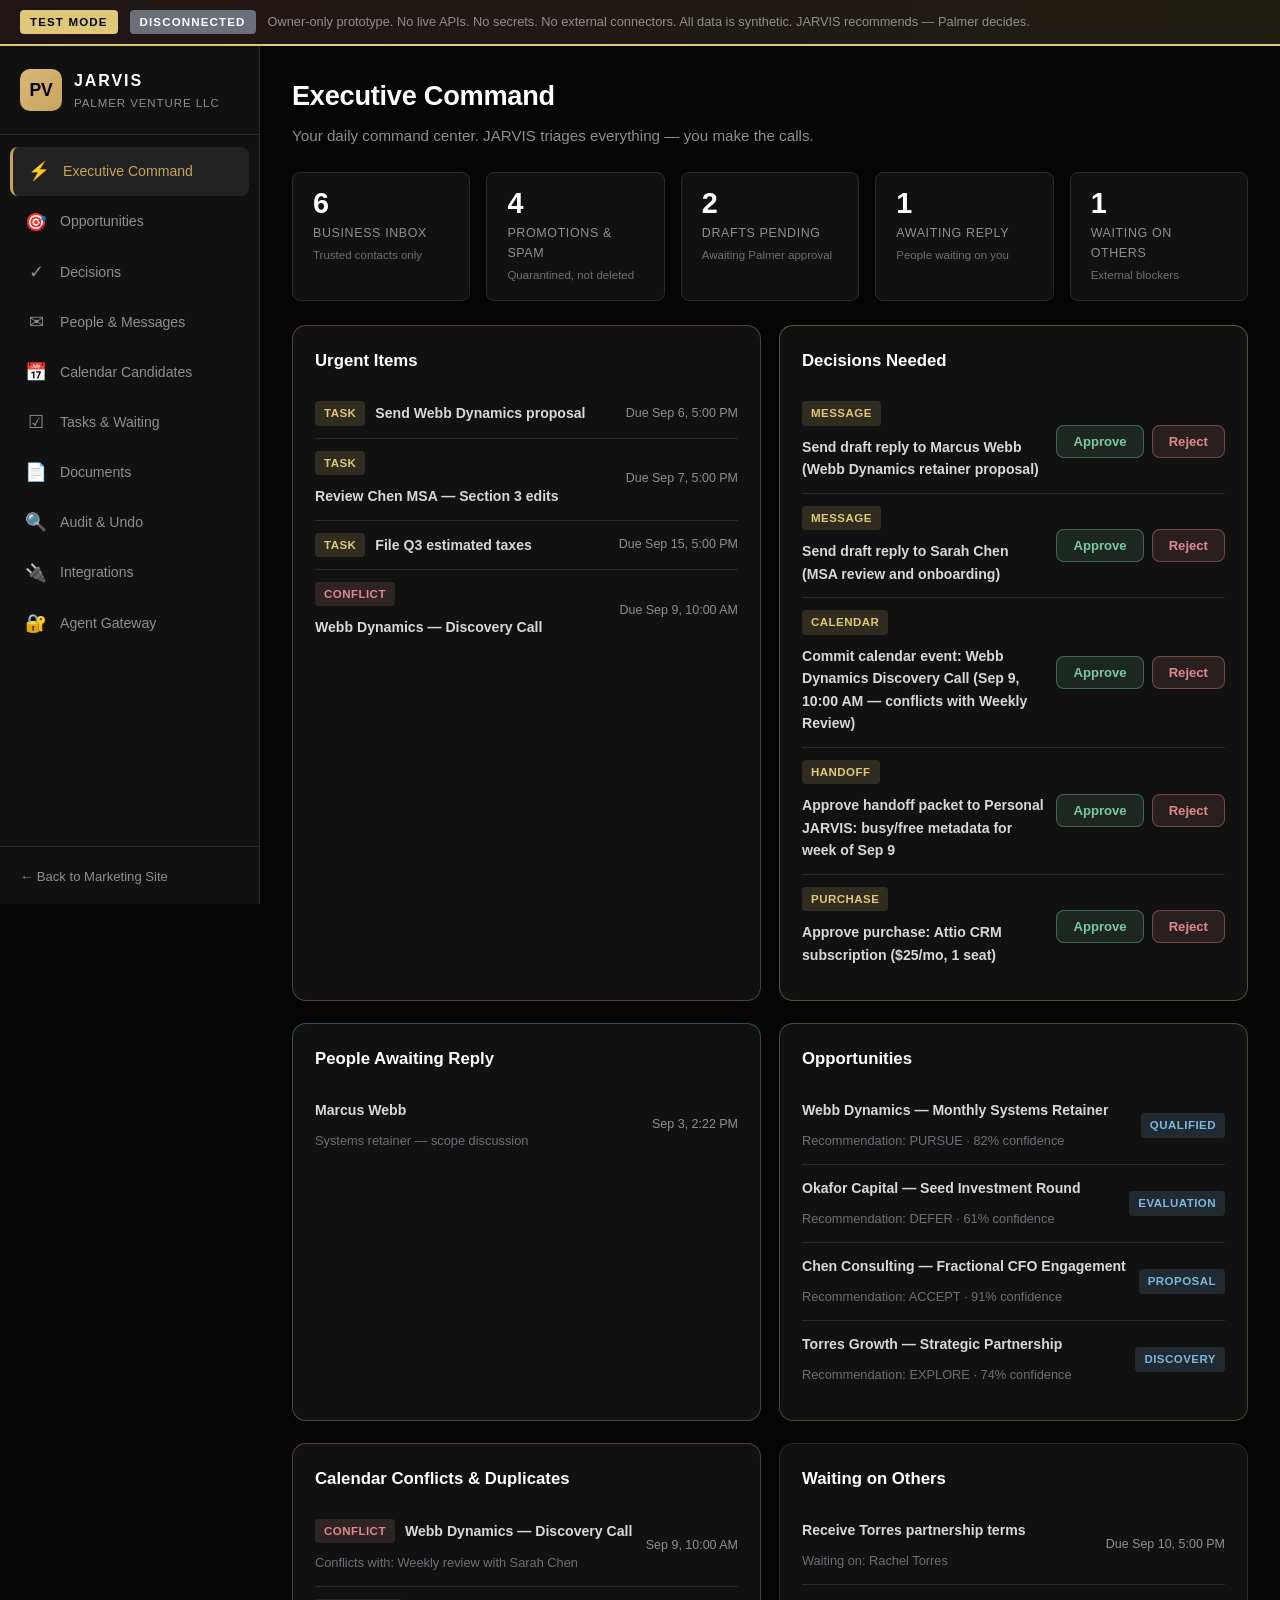
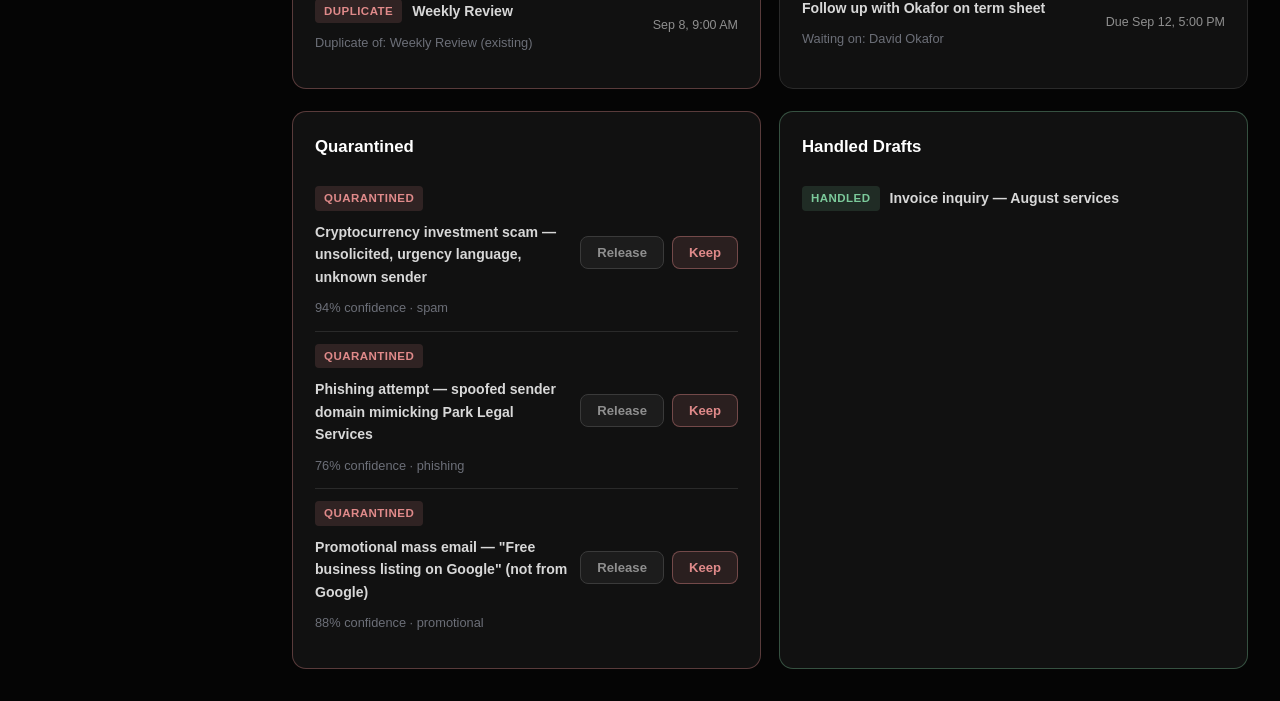
<file: jarvis.html>
<!DOCTYPE html>
<html lang="en">
<head>
  <meta charset="UTF-8" />
  <meta name="viewport" content="width=device-width, initial-scale=1.0" />
  <title>Palmer Venture LLC JARVIS — Executive Agent</title>
  <meta name="description" content="Owner-only executive agent for Palmer Venture LLC. JARVIS triages, recommends, and waits for Palmer's decision." />
  <link rel="stylesheet" href="jarvis/styles.css" />
</head>
<body>
  <div id="jarvis-app"></div>
  <script type="module" src="jarvis/app.js"></script>
</body>
</html>
</file>
<file: jarvis/styles.css>
/* ============================================================
   JARVIS — Palmer Venture LLC Executive Agent
   Dark command-center aesthetic matching PVLLC branding
   ============================================================ */

:root {
  --black: #050505;
  --charcoal: #111111;
  --charcoal-2: #181818;
  --raised: #1c1c1c;
  --raised-2: #222222;
  --medium-gray: #8f8f8f;
  --light-gray: #d8d8d8;
  --bright: #f3f4f6;
  --dim: #6c6f78;
  --white: #ffffff;
  --gold: #c7a45a;
  --gold-bright: #d9b97a;
  --line: #2a2a2a;
  --line-2: #3a3a3a;
  --green: #7bc99a;
  --red: #e08a8a;
  --amber: #e0c87a;
  --blue: #7ab8e0;
  --radius: 14px;
  --radius-sm: 8px;
}

* { box-sizing: border-box; margin: 0; padding: 0; }
html { scroll-behavior: smooth; }
body {
  font-family: 'Helvetica Neue', Arial, Helvetica, sans-serif;
  background: var(--black); color: var(--light-gray); line-height: 1.6;
  -webkit-font-smoothing: antialiased;
}

/* ---- TEST MODE Banner ---- */
.test-banner {
  display: flex; align-items: center; gap: 12px; flex-wrap: wrap;
  padding: 10px 20px;
  background: linear-gradient(90deg, rgba(224,138,138,0.12), rgba(224,200,122,0.12));
  border-bottom: 2px solid var(--amber);
  font-size: 0.82rem; color: var(--light-gray);
}
.test-banner-badge {
  padding: 3px 10px; border-radius: 4px; font-weight: 700; font-size: 0.72rem;
  letter-spacing: 0.1em; text-transform: uppercase; background: var(--amber); color: var(--black);
}
.test-banner-disconnected { background: var(--dim); color: var(--white); }
.test-banner-text { color: var(--medium-gray); font-size: 0.8rem; }

/* ---- Layout ---- */
.jarvis-layout { display: flex; min-height: calc(100vh - 42px); }

.sidebar {
  width: 260px; flex-shrink: 0;
  background: var(--charcoal); border-right: 1px solid var(--line);
  display: flex; flex-direction: column;
  position: sticky; top: 42px; height: calc(100vh - 42px); overflow-y: auto;
}
.sidebar-brand {
  display: flex; align-items: center; gap: 12px;
  padding: 22px 20px; border-bottom: 1px solid var(--line);
}
.sidebar-logo {
  width: 42px; height: 42px; border-radius: 10px;
  background: linear-gradient(135deg, var(--gold-bright), var(--gold));
  color: var(--black); display: grid; place-items: center;
  font-weight: 800; font-size: 1.1rem; letter-spacing: -0.02em;
}
.sidebar-brand-text strong { display: block; font-size: 1rem; letter-spacing: 0.12em; color: var(--white); text-transform: uppercase; }
.sidebar-brand-text span { display: block; font-size: 0.72rem; color: var(--medium-gray); letter-spacing: 0.08em; text-transform: uppercase; }

.sidebar-nav { flex: 1; padding: 12px 10px; display: flex; flex-direction: column; gap: 2px; }
.nav-item {
  display: flex; align-items: center; gap: 12px;
  padding: 10px 14px; border-radius: var(--radius-sm);
  color: var(--medium-gray); font-size: 0.88rem; cursor: pointer; transition: 0.15s;
  text-decoration: none;
}
.nav-item:hover { background: var(--raised); color: var(--light-gray); }
.nav-item.active { background: var(--raised-2); color: var(--gold); border-left: 3px solid var(--gold); }
.nav-icon { font-size: 1.1rem; width: 24px; text-align: center; }

.sidebar-footer { padding: 16px 20px; border-top: 1px solid var(--line); }
.back-to-site { font-size: 0.82rem; color: var(--medium-gray); text-decoration: none; }
.back-to-site:hover { color: var(--gold); }

.main-content { flex: 1; padding: 28px 32px; max-width: 1100px; overflow-x: hidden; }

/* ---- Section Title ---- */
.section-title { margin-bottom: 24px; }
.section-title h2 { font-size: 1.7rem; color: var(--white); font-weight: 700; letter-spacing: -0.01em; margin-bottom: 6px; }
.section-title p { color: var(--medium-gray); font-size: 0.95rem; }
.subsection-title { font-size: 1.2rem; color: var(--white); margin: 28px 0 16px; font-weight: 700; }

/* ---- Stats Row ---- */
.stats-row { display: flex; gap: 16px; margin-bottom: 24px; flex-wrap: wrap; }
.stat-box {
  background: var(--charcoal); border: 1px solid var(--line); border-radius: var(--radius-sm);
  padding: 16px 20px; min-width: 130px; flex: 1;
}
.stat-value { font-size: 1.8rem; font-weight: 700; color: var(--white); line-height: 1; }
.stat-label { font-size: 0.78rem; color: var(--medium-gray); margin-top: 6px; text-transform: uppercase; letter-spacing: 0.05em; }
.stat-sub { font-size: 0.72rem; color: var(--dim); margin-top: 2px; }

/* ---- Cards ---- */
.grid-2 { display: grid; grid-template-columns: 1fr 1fr; gap: 18px; }
.card {
  background: var(--charcoal); border: 1px solid var(--line); border-radius: var(--radius);
  padding: 22px; margin-bottom: 4px;
}
.card--red { border-color: rgba(224,138,138,0.35); }
.card--amber { border-color: rgba(224,200,122,0.35); }
.card--green { border-color: rgba(123,201,154,0.35); }
.card--blue { border-color: rgba(122,184,224,0.35); }
.card--gold { border-color: rgba(199,164,90,0.35); }
.card--gray { border-color: var(--line); }

.card-header { margin-bottom: 14px; }
.card-title { font-size: 1.05rem; color: var(--white); font-weight: 700; }
.card-subtitle { font-size: 0.82rem; color: var(--medium-gray); margin-top: 4px; }
.card-body { font-size: 0.9rem; }
.card-actions { margin-top: 16px; display: flex; gap: 10px; flex-wrap: wrap; }

/* ---- Badges ---- */
.badge {
  display: inline-block; padding: 3px 9px; border-radius: 4px;
  font-size: 0.72rem; font-weight: 700; letter-spacing: 0.04em;
  text-transform: uppercase; white-space: nowrap;
}
.badge--gray { background: var(--raised-2); color: var(--medium-gray); }
.badge--green { background: rgba(123,201,154,0.15); color: var(--green); }
.badge--red { background: rgba(224,138,138,0.15); color: var(--red); }
.badge--amber { background: rgba(224,200,122,0.15); color: var(--amber); }
.badge--blue { background: rgba(122,184,224,0.15); color: var(--blue); }
.badge--gold { background: rgba(199,164,90,0.15); color: var(--gold-bright); }

/* ---- Key-Value ---- */
.kv { display: flex; gap: 10px; padding: 6px 0; border-bottom: 1px solid var(--line); font-size: 0.86rem; }
.kv-label { color: var(--medium-gray); min-width: 130px; flex-shrink: 0; }
.kv-value { color: var(--light-gray); flex: 1; }
.kv-group { margin-top: 14px; }

/* ---- Confidence Bar ---- */
.confidence { display: flex; align-items: center; gap: 8px; }
.confidence-fill { height: 6px; border-radius: 3px; background: var(--medium-gray); min-width: 60px; flex: 1; max-width: 200px; }
.confidence-label { font-size: 0.82rem; font-weight: 700; }
.conf-high .confidence-fill { background: var(--green); }
.conf-high .confidence-label { color: var(--green); }
.conf-medium .confidence-fill { background: var(--amber); }
.conf-medium .confidence-label { color: var(--amber); }
.conf-low .confidence-fill { background: var(--red); }
.conf-low .confidence-label { color: var(--red); }

/* ---- Buttons ---- */
.jv-btn {
  padding: 8px 16px; border-radius: var(--radius-sm); border: 1px solid var(--line-2);
  font-size: 0.82rem; font-weight: 700; cursor: pointer; transition: 0.15s;
  background: var(--raised); color: var(--light-gray); font-family: inherit;
}
.jv-btn:hover { border-color: var(--gold); color: var(--gold); }
.jv-btn--success { background: rgba(123,201,154,0.12); border-color: rgba(123,201,154,0.4); color: var(--green); }
.jv-btn--success:hover { background: rgba(123,201,154,0.2); }
.jv-btn--danger { background: rgba(224,138,138,0.12); border-color: rgba(224,138,138,0.4); color: var(--red); }
.jv-btn--danger:hover { background: rgba(224,138,138,0.2); }
.jv-btn--secondary { background: var(--raised); border-color: var(--line-2); color: var(--medium-gray); }

/* ---- List Items ---- */
.list-item {
  display: flex; align-items: center; justify-content: space-between; gap: 12px;
  padding: 12px 0; border-bottom: 1px solid var(--line);
}
.list-item:last-child { border-bottom: none; }
.list-item--approval { flex-wrap: wrap; }
.list-item-main { display: flex; align-items: center; gap: 10px; flex: 1; flex-wrap: wrap; }
.list-item-title { color: var(--light-gray); font-size: 0.88rem; font-weight: 600; }
.list-item-sub { color: var(--dim); font-size: 0.8rem; width: 100%; }
.list-item-meta { color: var(--medium-gray); font-size: 0.78rem; white-space: nowrap; display: flex; gap: 8px; align-items: center; }
.list-item-actions { display: flex; gap: 8px; }

/* ---- Recommendation Box ---- */
.recommendation-box {
  margin: 14px 0; padding: 14px 16px;
  background: rgba(199,164,90,0.08); border: 1px solid rgba(199,164,90,0.25);
  border-radius: var(--radius-sm);
}
.recommendation-label { font-size: 0.72rem; color: var(--gold); text-transform: uppercase; letter-spacing: 0.1em; font-weight: 700; }
.recommendation-value { font-size: 1.05rem; color: var(--white); font-weight: 700; margin: 4px 0; }
.recommendation-note { font-size: 0.76rem; color: var(--dim); font-style: italic; margin-top: 6px; }

/* ---- Options ---- */
.option-box {
  padding: 14px; border: 1px solid var(--line); border-radius: var(--radius-sm);
  margin-bottom: 10px; background: var(--charcoal-2);
}
.option-box--recommended { border-color: var(--gold); background: rgba(199,164,90,0.06); }
.option-header { display: flex; align-items: center; justify-content: space-between; margin-bottom: 8px; }
.option-label { font-weight: 700; color: var(--white); font-size: 0.92rem; }
.option-grid { display: grid; grid-template-columns: 1fr 1fr; gap: 6px 16px; font-size: 0.82rem; color: var(--medium-gray); }
.option-pros { color: var(--green); }
.option-cons { color: var(--red); }

/* ---- Missing Data ---- */
.missing-data { margin: 10px 0; font-size: 0.82rem; color: var(--medium-gray); display: flex; gap: 8px; align-items: center; flex-wrap: wrap; }

/* ---- Messages ---- */
.message-item { padding: 12px; border: 1px solid var(--line); border-radius: var(--radius-sm); margin-bottom: 10px; background: var(--charcoal-2); }
.message-item.outbound-draft { border-color: rgba(224,200,122,0.3); }
.message-meta { display: flex; align-items: center; gap: 8px; margin-bottom: 6px; }
.message-from { font-weight: 700; color: var(--light-gray); font-size: 0.82rem; }
.message-time { color: var(--dim); font-size: 0.76rem; }
.message-subject { font-weight: 600; color: var(--white); font-size: 0.88rem; margin-bottom: 4px; }
.message-preview { color: var(--medium-gray); font-size: 0.84rem; }
.message-status { margin-top: 6px; }
.message-actions { margin-top: 8px; display: flex; gap: 8px; }
.message-note { font-size: 0.74rem; color: var(--amber); margin-top: 6px; font-style: italic; }

/* ---- Calendar ---- */
.conflict-box { padding: 10px 12px; background: rgba(224,138,138,0.1); border: 1px solid rgba(224,138,138,0.3); border-radius: var(--radius-sm); margin: 8px 0; font-size: 0.82rem; }
.conflict-box--dup { background: rgba(224,200,122,0.1); border-color: rgba(224,200,122,0.3); }
.calendar-note { font-size: 0.76rem; color: var(--amber); margin-top: 8px; font-style: italic; }

/* ---- Documents ---- */
.doc-note { font-size: 0.76rem; color: var(--dim); margin-top: 8px; font-style: italic; }

/* ---- Audit ---- */
.jv-table { width: 100%; border-collapse: collapse; font-size: 0.82rem; }
.jv-table th { text-align: left; padding: 8px 10px; border-bottom: 2px solid var(--line-2); color: var(--medium-gray); font-size: 0.76rem; text-transform: uppercase; letter-spacing: 0.05em; }
.jv-table td { padding: 8px 10px; border-bottom: 1px solid var(--line); color: var(--light-gray); }
.audit-from { color: var(--dim); }
.audit-to { color: var(--gold-bright); font-weight: 600; }
.audit-note { margin-top: 16px; font-size: 0.82rem; color: var(--dim); font-style: italic; }

/* ---- Integrations ---- */
.integration-banner {
  display: flex; align-items: center; gap: 10px; flex-wrap: wrap;
  padding: 12px 16px; background: var(--charcoal); border: 1px solid var(--line);
  border-radius: var(--radius-sm); margin-bottom: 20px; font-size: 0.82rem; color: var(--medium-gray);
}
.integration-note { font-size: 0.78rem; color: var(--dim); margin-top: 8px; font-style: italic; }

/* ---- Gateway ---- */
.county-blocked p { color: var(--red); font-size: 0.9rem; margin-bottom: 10px; }
.policy-section { margin-bottom: 14px; }
.policy-label { font-size: 0.78rem; color: var(--medium-gray); text-transform: uppercase; letter-spacing: 0.05em; margin-bottom: 6px; }
.policy-tags { display: flex; gap: 6px; flex-wrap: wrap; }
.policy-rules { list-style: none; padding: 0; }
.policy-rules li { padding: 4px 0 4px 18px; position: relative; font-size: 0.82rem; color: var(--light-gray); }
.policy-rules li::before { content: "→"; position: absolute; left: 0; color: var(--gold); }

.handoff-inspect { margin-bottom: 14px; }
.handoff-inspect-label { font-size: 0.78rem; color: var(--amber); font-style: italic; margin-bottom: 8px; }
.handoff-inspect .kv code { font-size: 0.78rem; color: var(--light-gray); word-break: break-all; }

.validation-box { padding: 12px; border-radius: var(--radius-sm); margin-top: 10px; font-size: 0.82rem; }
.validation-ok { background: rgba(123,201,154,0.08); border: 1px solid rgba(123,201,154,0.25); }
.validation-fail { background: rgba(224,138,138,0.08); border: 1px solid rgba(224,138,138,0.25); }
.validation-violations { margin: 8px 0 0 16px; color: var(--red); font-size: 0.78rem; }

.test-result { display: flex; align-items: flex-start; gap: 10px; padding: 8px 0; border-bottom: 1px solid var(--line); font-size: 0.82rem; }
.test-result:last-child { border-bottom: none; }
.test-status { font-weight: 700; font-size: 1rem; }
.test-pass .test-status { color: var(--green); }
.test-fail .test-status { color: var(--red); }
.test-name { color: var(--light-gray); font-weight: 600; min-width: 200px; }
.test-detail { color: var(--medium-gray); flex: 1; }
.test-actions { margin-top: 14px; }

/* ---- Empty State ---- */
.empty-state { color: var(--dim); font-size: 0.86rem; padding: 16px 0; font-style: italic; }

/* ---- Tags ---- */
.tag { display: inline-block; padding: 2px 8px; border-radius: 4px; font-size: 0.72rem; background: var(--raised-2); color: var(--medium-gray); }

/* ---- Responsive ---- */
@media (max-width: 900px) {
  .grid-2 { grid-template-columns: 1fr; }
  .option-grid { grid-template-columns: 1fr; }
  .sidebar { width: 200px; }
  .main-content { padding: 20px; }
}
@media (max-width: 700px) {
  .jarvis-layout { flex-direction: column; }
  .sidebar { width: 100%; height: auto; position: relative; top: 0; border-right: none; border-bottom: 1px solid var(--line); }
  .sidebar-nav { flex-direction: row; flex-wrap: wrap; padding: 8px; }
  .nav-item { flex: 1; min-width: 140px; }
  .sidebar-footer { display: none; }
  .stats-row { flex-direction: column; }
  .stat-box { min-width: auto; }
  .main-content { padding: 16px; }
}
</file>
